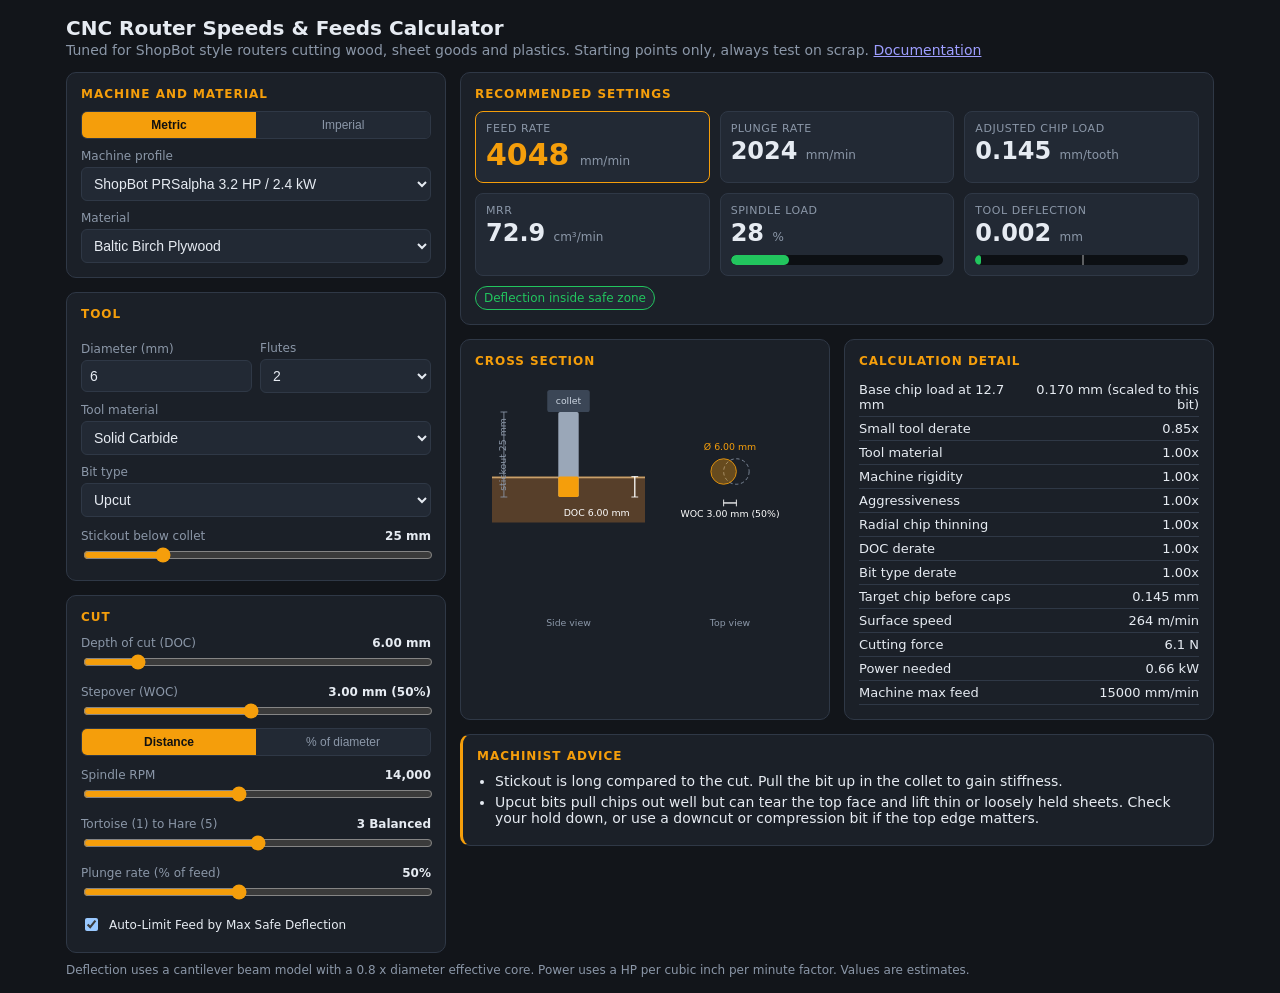
<file: docs/experiments/cnc-calculator/index.html>
<!DOCTYPE html>
<html lang="en">
<head>
  <meta charset="utf-8">
  <meta name="viewport" content="width=device-width, initial-scale=1, viewport-fit=cover">
  <title>CNC Router Speeds &amp; Feeds Calculator</title>
  <link rel="stylesheet" href="css/style.css">
</head>
<body>
  <div class="wrap">
    <h1>CNC Router Speeds &amp; Feeds Calculator</h1>
    <div class="subtitle">Tuned for ShopBot style routers cutting wood, sheet goods and plastics. Starting points only, always test on scrap.
      <a href="../speeds-and-feeds/">Documentation</a></div>

    <div class="layout">

      <!-- Left column: inputs -->
      <div>
        <div class="panel">
          <h2>Machine and material</h2>
          <div class="segmented" id="unitToggle">
            <button data-units="mm" class="on">Metric</button>
            <button data-units="in">Imperial</button>
          </div>
          <label for="machine">Machine profile</label>
          <select id="machine"></select>
          <label for="material">Material</label>
          <select id="material"></select>
        </div>

        <div class="panel">
          <h2>Tool</h2>
          <div class="row">
            <div>
              <label for="diameter">Diameter (<span class="unit-name">mm</span>)</label>
              <input type="number" id="diameter" step="any" min="0.5">
            </div>
            <div>
              <label for="flutes">Flutes</label>
              <select id="flutes">
                <option>1</option>
                <option selected>2</option>
                <option>3</option>
                <option>4</option>
              </select>
            </div>
          </div>
          <label for="toolMaterial">Tool material</label>
          <select id="toolMaterial">
            <option value="carbide">Solid Carbide</option>
            <option value="hss">HSS</option>
          </select>
          <label for="bitType">Bit type</label>
          <select id="bitType">
            <option value="up">Upcut</option>
            <option value="down">Downcut</option>
            <option value="comp">Compression</option>
          </select>
          <div class="slider-label"><span>Stickout below collet</span><b id="stickoutValue"></b></div>
          <input type="range" id="stickout">
        </div>

        <div class="panel">
          <h2>Cut</h2>
          <div class="slider-label"><span>Depth of cut (DOC)</span><b id="depthValue"></b></div>
          <input type="range" id="depthOfCut">

          <div class="slider-label"><span>Stepover (WOC)</span><b id="stepoverValue"></b></div>
          <input type="range" id="stepover">
          <div class="segmented spaced" id="stepoverToggle">
            <button data-mode="distance" class="on">Distance</button>
            <button data-mode="percent">% of diameter</button>
          </div>

          <div class="slider-label"><span>Spindle RPM</span><b id="rpmValue"></b></div>
          <input type="range" id="rpm" min="6000" max="24000" step="500">

          <div class="slider-label"><span>Tortoise (1) to Hare (5)</span><b id="aggressivenessValue"></b></div>
          <input type="range" id="aggressiveness" min="1" max="5" step="1">

          <div class="slider-label"><span>Plunge rate (% of feed)</span><b id="plungeValue"></b></div>
          <input type="range" id="plunge" min="10" max="100" step="5">

          <label class="checkbox-row">
            <input type="checkbox" id="autoLimit" checked> Auto-Limit Feed by Max Safe Deflection
          </label>
        </div>
      </div>

      <!-- Right column: results -->
      <div>
        <div class="panel">
          <h2>Recommended settings</h2>
          <div class="readouts">
            <div class="card hero"><div class="label">Feed rate</div><div class="value" id="outFeed"></div></div>
            <div class="card"><div class="label">Plunge rate</div><div class="value" id="outPlunge"></div></div>
            <div class="card"><div class="label">Adjusted chip load</div><div class="value" id="outChipLoad"></div></div>
            <div class="card"><div class="label">MRR</div><div class="value" id="outMrr"></div></div>
            <div class="card">
              <div class="label">Spindle load</div>
              <div class="value" id="outLoad"></div>
              <div class="bar"><div class="fill" id="loadBar"></div></div>
            </div>
            <div class="card">
              <div class="label">Tool deflection</div>
              <div class="value" id="outDeflection"></div>
              <div class="bar"><div class="fill" id="deflectionBar"></div><div class="limit-mark"></div></div>
            </div>
          </div>
          <div class="badges" id="badges"></div>
        </div>

        <div class="two-col">
          <div class="panel"><h2>Cross section</h2><svg id="diagram" viewBox="0 0 400 300"></svg></div>
          <div class="panel"><h2>Calculation detail</h2><table id="detailTable"></table></div>
        </div>

        <div class="panel advice">
          <h2>Machinist advice</h2>
          <ul id="adviceList"></ul>
        </div>
      </div>
    </div>

    <div class="footnote">Deflection uses a cantilever beam model with a 0.8 x diameter effective core. Power uses a HP per cubic inch per minute factor. Values are estimates.</div>
  </div>

  <!-- Order matters: each file uses the ones above it -->
  <script src="js/data.js"></script>
  <script src="js/format.js"></script>
  <script src="js/calc.js"></script>
  <script src="js/advice.js"></script>
  <script src="js/diagram.js"></script>
  <script src="js/ui.js"></script>
  <script src="js/main.js"></script>
</body>
</html>
</file>
<file: docs/experiments/cnc-calculator/css/style.css>
/* CNC Router Speeds & Feeds Calculator
   Dark industrial theme. Colors live in the variables below. */

:root {
  color-scheme: dark;
  --bg: #12151a;
  --panel: #1b2028;
  --panel-alt: #222934;
  --line: #2f3846;
  --text: #e6ebf2;
  --muted: #8b97a8;
  --accent: #f59e0b;
  --good: #22c55e;
  --warn: #eab308;
  --bad: #ef4444;
}

* { box-sizing: border-box; }

html, body {
  margin: 0;
  background: var(--bg);
  color: var(--text);
  font-family: system-ui, -apple-system, "Segoe UI", Roboto, sans-serif;
  font-size: 14px;
}

/* ---------- Page layout ---------- */

.wrap { max-width: 1180px; margin: 0 auto; padding: 16px; }
h1 { font-size: 20px; margin: 0 0 2px; }
.subtitle { color: var(--muted); margin-bottom: 14px; }
.footnote { color: var(--muted); font-size: 12px; margin-top: 10px; }

.layout {
  display: grid;
  grid-template-columns: minmax(300px, 380px) 1fr;
  gap: 14px;
}

.two-col {
  display: grid;
  grid-template-columns: 1fr 1fr;
  gap: 14px;
  margin-top: 14px;
}

@media (max-width: 820px) {
  .layout, .two-col { grid-template-columns: 1fr; }
}

/* ---------- Panels ---------- */

.panel {
  background: var(--panel);
  border: 1px solid var(--line);
  border-radius: 10px;
  padding: 14px;
}
.panel + .panel { margin-top: 14px; }
.two-col .panel + .panel { margin-top: 0; }

.panel h2 {
  font-size: 12px;
  letter-spacing: 0.08em;
  text-transform: uppercase;
  color: var(--accent);
  margin: 0 0 10px;
}

/* ---------- Form controls ---------- */

label { display: block; color: var(--muted); font-size: 12px; margin: 10px 0 4px; }

.row { display: flex; gap: 8px; align-items: center; }
.row > * { flex: 1; }

select,
input[type=number] {
  width: 100%;
  background: var(--panel-alt);
  color: var(--text);
  border: 1px solid var(--line);
  border-radius: 6px;
  padding: 7px 8px;
  font-size: 14px;
}

input[type=range] { width: 100%; accent-color: var(--accent); }

.slider-label {
  display: flex;
  justify-content: space-between;
  color: var(--muted);
  font-size: 12px;
  margin: 12px 0 2px;
}
.slider-label b { color: var(--text); font-weight: 600; }

.segmented { display: flex; border: 1px solid var(--line); border-radius: 6px; overflow: hidden; }
.segmented button {
  flex: 1;
  background: var(--panel-alt);
  color: var(--muted);
  border: 0;
  padding: 6px;
  cursor: pointer;
  font-size: 12px;
}
.segmented button.on { background: var(--accent); color: #111; font-weight: 700; }
.segmented.spaced { margin-top: 6px; }

.checkbox-row { display: flex; gap: 8px; align-items: center; margin-top: 12px; color: var(--text); }

/* ---------- Readout cards ---------- */

.readouts { display: grid; grid-template-columns: repeat(3, 1fr); gap: 10px; }
@media (max-width: 560px) { .readouts { grid-template-columns: repeat(2, 1fr); } }

.card { background: var(--panel-alt); border: 1px solid var(--line); border-radius: 8px; padding: 10px; }
.card .label { font-size: 11px; color: var(--muted); text-transform: uppercase; letter-spacing: 0.05em; }
.card .value { font-size: 24px; font-weight: 700; margin-top: 2px; }
.card .unit { font-size: 12px; color: var(--muted); font-weight: 400; }
.card.hero { border-color: var(--accent); }
.card.hero .value { color: var(--accent); font-size: 30px; }

/* Status bars under the load and deflection readouts */
.bar { height: 10px; background: #0c0f13; border-radius: 6px; position: relative; margin-top: 8px; overflow: hidden; }
.bar .fill { position: absolute; left: 0; top: 0; bottom: 0; border-radius: 6px; transition: width 0.15s; }
.bar .limit-mark { position: absolute; left: 50%; top: 0; bottom: 0; width: 2px; background: #ffffff55; }

/* ---------- Badges ---------- */

.badges { display: flex; flex-wrap: wrap; gap: 6px; margin: 10px 0 0; }
.badge { font-size: 12px; padding: 4px 8px; border-radius: 999px; border: 1px solid var(--line); background: var(--panel-alt); }
.badge.warn { border-color: var(--warn); color: var(--warn); }
.badge.bad { border-color: var(--bad); color: var(--bad); }
.badge.ok { border-color: var(--good); color: var(--good); }

/* ---------- Diagram, detail table, advice ---------- */

svg { width: 100%; height: auto; display: block; }

table { width: 100%; border-collapse: collapse; font-size: 13px; }
td { padding: 4px 0; border-bottom: 1px solid var(--line); }
td:last-child { text-align: right; font-variant-numeric: tabular-nums; }

.advice { margin-top: 14px; border-left: 3px solid var(--accent); }
.advice ul { margin: 6px 0 0; padding-left: 18px; }
.advice li { margin: 5px 0; }
</file>
